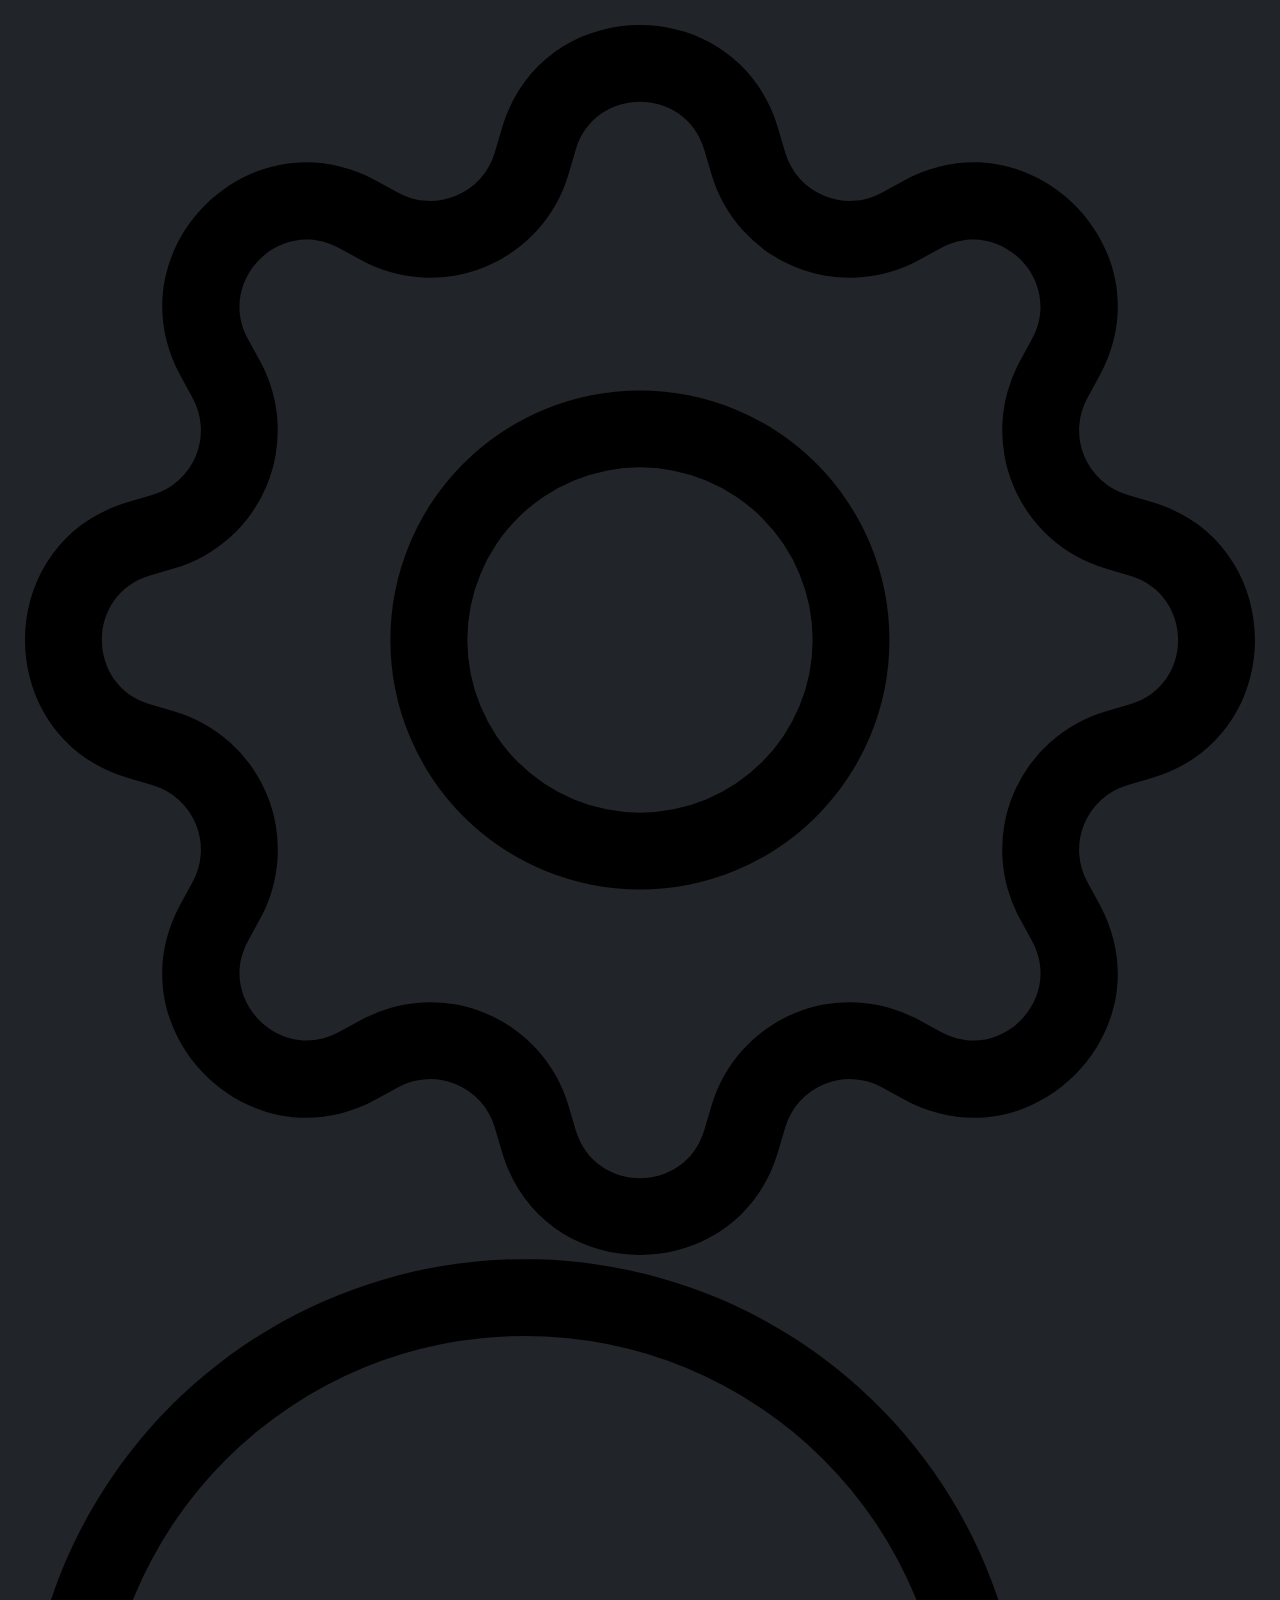
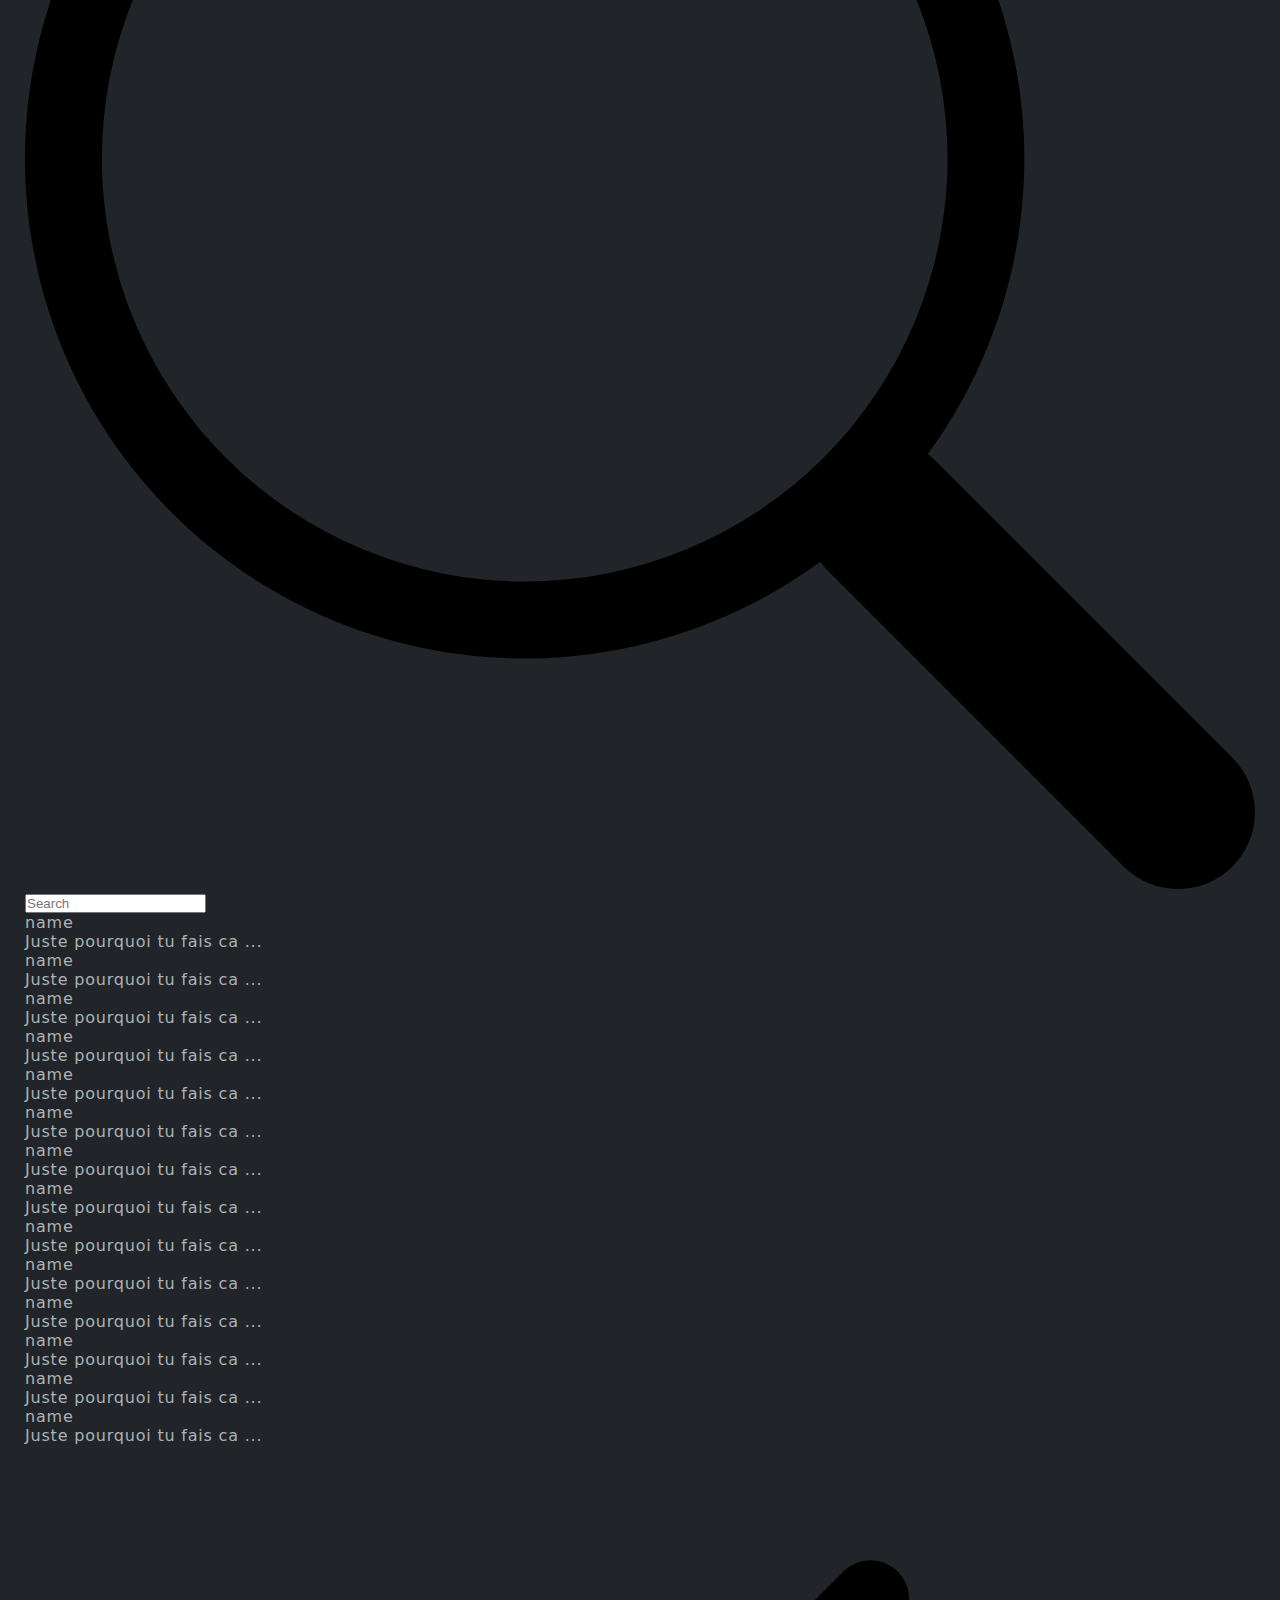
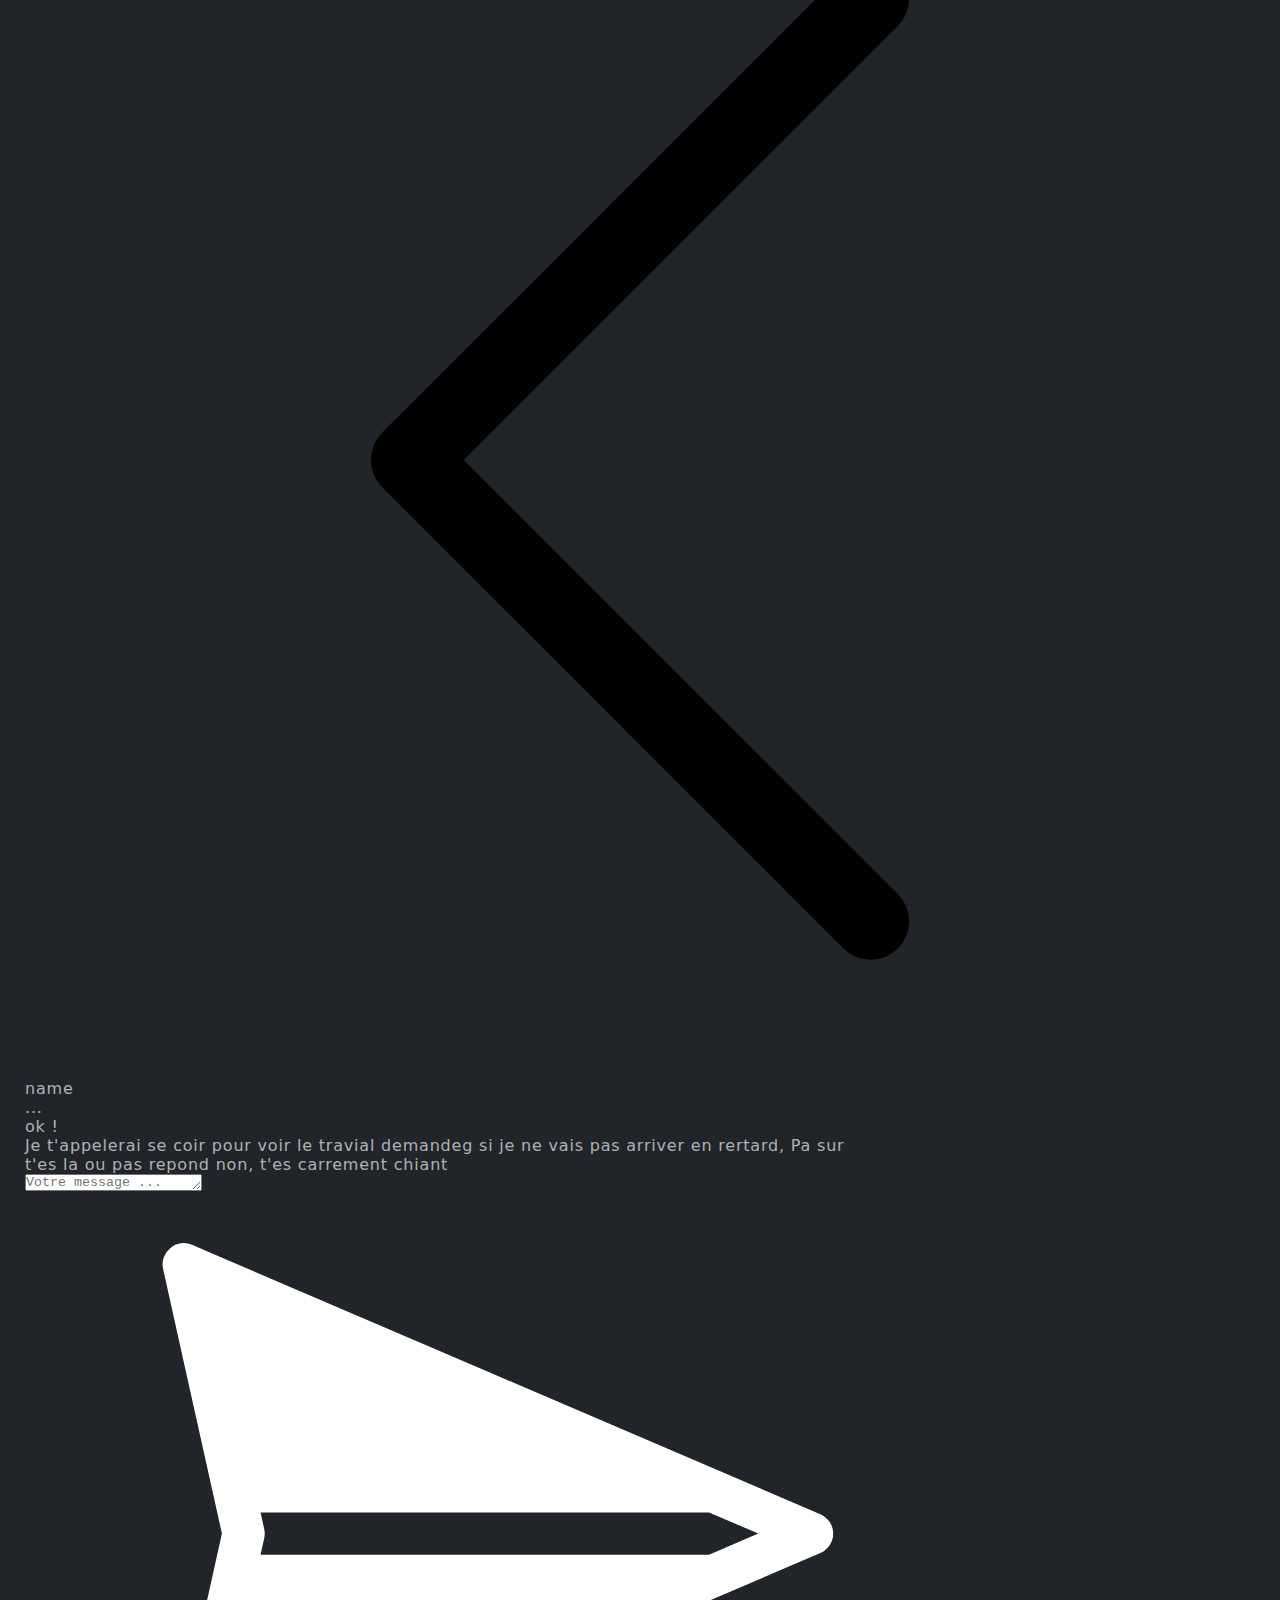
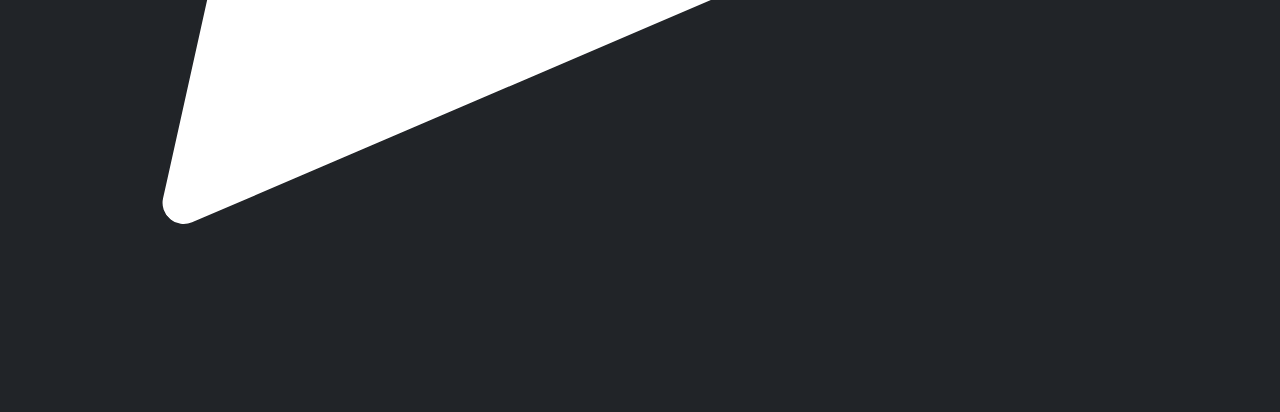
<file: index.html>
<!--
    Description: Gymchat
    Author: Luis DS
    Version: V1, 02.10.2023
-->
<!DOCTYPE html>
<html lang='en'>
    <head>
        <meta charset='UTF-8'>
        <meta http-equiv='X-UA-Compatible' content='IE=edge'>
        <meta name='viewport' content='width=device-width, initial-scale=1.0'>
        <link rel="stylesheet" href="./css/style.css">
        <script src="./js/script.js" defer></script>
        <title>Gymchat</title>
    </head>
    
    <body class="light">

        <!-- Home page of phone device -->
        <section class="home-phone phone light">
            <article class="user-info">
                <div class="logo user-logo"></div>
                <div class="setting"><img src="./img/gear.svg" alt="setting-user" width="100%" height="100%"></div>
            </article>
            <article class="friends">
                <div class="search search-friend">
                    <div class="input-search">
                        <div class="search-icon"><img src="./img/search.svg" alt="search-friend" width="100%" height="100%"></div>
                        <input type="text" name="friend-name" placeholder="Search">
                    </div>
                </div>
                <div class="list-friends">
                    <div class="friend">
                        <div class="info-friend-search">
                            <div class="logo friend-logo"></div>
                            <div class="text-friend">
                                <div class="name-friend">name</div>
                                <div class="last-chat">Juste pourquoi tu fais ca ...</div>
                            </div>
                        </div>
                        <div class="messages"></div>
                    </div>
                    <div class="friend">
                        <div class="info-friend-search">
                            <div class="logo friend-logo"></div>
                            <div class="text-friend">
                                <div class="name-friend">name</div>
                                <div class="last-chat">Juste pourquoi tu fais ca ...</div>
                            </div>
                        </div>
                        <div class="messages"></div>
                    </div>
                    <div class="friend">
                        <div class="info-friend-search">
                            <div class="logo friend-logo"></div>
                            <div class="text-friend">
                                <div class="name-friend">name</div>
                                <div class="last-chat">Juste pourquoi tu fais ca ...</div>
                            </div>
                        </div>
                        <div class="messages"></div>
                    </div>
                    <div class="friend">
                        <div class="info-friend-search">
                            <div class="logo friend-logo"></div>
                            <div class="text-friend">
                                <div class="name-friend">name</div>
                                <div class="last-chat">Juste pourquoi tu fais ca ...</div>
                            </div>
                        </div>
                        <div class="messages"></div>
                    </div>
                    <div class="friend">
                        <div class="info-friend-search">
                            <div class="logo friend-logo"></div>
                            <div class="text-friend">
                                <div class="name-friend">name</div>
                                <div class="last-chat">Juste pourquoi tu fais ca ...</div>
                            </div>
                        </div>
                        <div class="messages"></div>
                    </div>
                    <div class="friend">
                        <div class="info-friend-search">
                            <div class="logo friend-logo"></div>
                            <div class="text-friend">
                                <div class="name-friend">name</div>
                                <div class="last-chat">Juste pourquoi tu fais ca ...</div>
                            </div>
                        </div>
                        <div class="messages"></div>
                    </div>
                    <div class="friend">
                        <div class="info-friend-search">
                            <div class="logo friend-logo"></div>
                            <div class="text-friend">
                                <div class="name-friend">name</div>
                                <div class="last-chat">Juste pourquoi tu fais ca ...</div>
                            </div>
                        </div>
                        <div class="messages"></div>
                    </div>
                    <div class="friend">
                        <div class="info-friend-search">
                            <div class="logo friend-logo"></div>
                            <div class="text-friend">
                                <div class="name-friend">name</div>
                                <div class="last-chat">Juste pourquoi tu fais ca ...</div>
                            </div>
                        </div>
                        <div class="messages"></div>
                    </div>
                    <div class="friend">
                        <div class="info-friend-search">
                            <div class="logo friend-logo"></div>
                            <div class="text-friend">
                                <div class="name-friend">name</div>
                                <div class="last-chat">Juste pourquoi tu fais ca ...</div>
                            </div>
                        </div>
                        <div class="messages"></div>
                    </div>
                    <div class="friend">
                        <div class="info-friend-search">
                            <div class="logo friend-logo"></div>
                            <div class="text-friend">
                                <div class="name-friend">name</div>
                                <div class="last-chat">Juste pourquoi tu fais ca ...</div>
                            </div>
                        </div>
                        <div class="messages"></div>
                    </div>
                    <div class="friend">
                        <div class="info-friend-search">
                            <div class="logo friend-logo"></div>
                            <div class="text-friend">
                                <div class="name-friend">name</div>
                                <div class="last-chat">Juste pourquoi tu fais ca ...</div>
                            </div>
                        </div>
                        <div class="messages"></div>
                    </div>
                    <div class="friend">
                        <div class="info-friend-search">
                            <div class="logo friend-logo"></div>
                            <div class="text-friend">
                                <div class="name-friend">name</div>
                                <div class="last-chat">Juste pourquoi tu fais ca ...</div>
                            </div>
                        </div>
                        <div class="messages"></div>
                    </div>
                    <div class="friend">
                        <div class="info-friend-search">
                            <div class="logo friend-logo"></div>
                            <div class="text-friend">
                                <div class="name-friend">name</div>
                                <div class="last-chat">Juste pourquoi tu fais ca ...</div>
                            </div>
                        </div>
                        <div class="messages"></div>
                    </div>
                    <div class="friend">
                        <div class="info-friend-search">
                            <div class="logo friend-logo"></div>
                            <div class="text-friend">
                                <div class="name-friend">name</div>
                                <div class="last-chat">Juste pourquoi tu fais ca ...</div>
                            </div>
                        </div>
                        <div class="messages"></div>
                    </div>
                </div>
            </article>
        </section>

        <!-- Chat page of phone device -->
        <section class="chat-phone phone light">
            <article class="friend-info">
                <div>
                    <div class="backHome"><img src="./img/chevron-left.svg" alt="back" width="100%" height="100%"></div>
                    <div class="user">
                        <div class="logo user-logo"></div>
                        <div class="friend-name">name</div>
                    </div>
                </div>
                <div class="options">...</div>
            </article>
            <article class="chat">
                <div class="text-chat">                    
                    <div class="history-chat">ok !</div>
                    <div class="history-chat">Je t'appelerai se coir pour voir le travial demandeg si je ne vais pas arriver en rertard, Pa sur</div>
                    <div class="history-chat">t'es la ou pas repond non, t'es carrement chiant</div>
                </div>
                <div class="text-input">
                    <div class="input-chat">
                        <textarea name="input-chat" rows="1" placeholder="Votre message ..."></textarea>
                        <!-- <div class="calendar-logo"><img src="./img/calendar.svg" alt="calendar.logo" width="100%" height="100%"></div>                     -->
                        <div class="send-logo"><img src="./img/send.svg" alt="send.logo" width="55%" height="55%" style="color: #fff; transform: rotate(45deg);"></div>
                    </div>
                </div>
            </article>
        </section>
    </body>
</html>
</file>
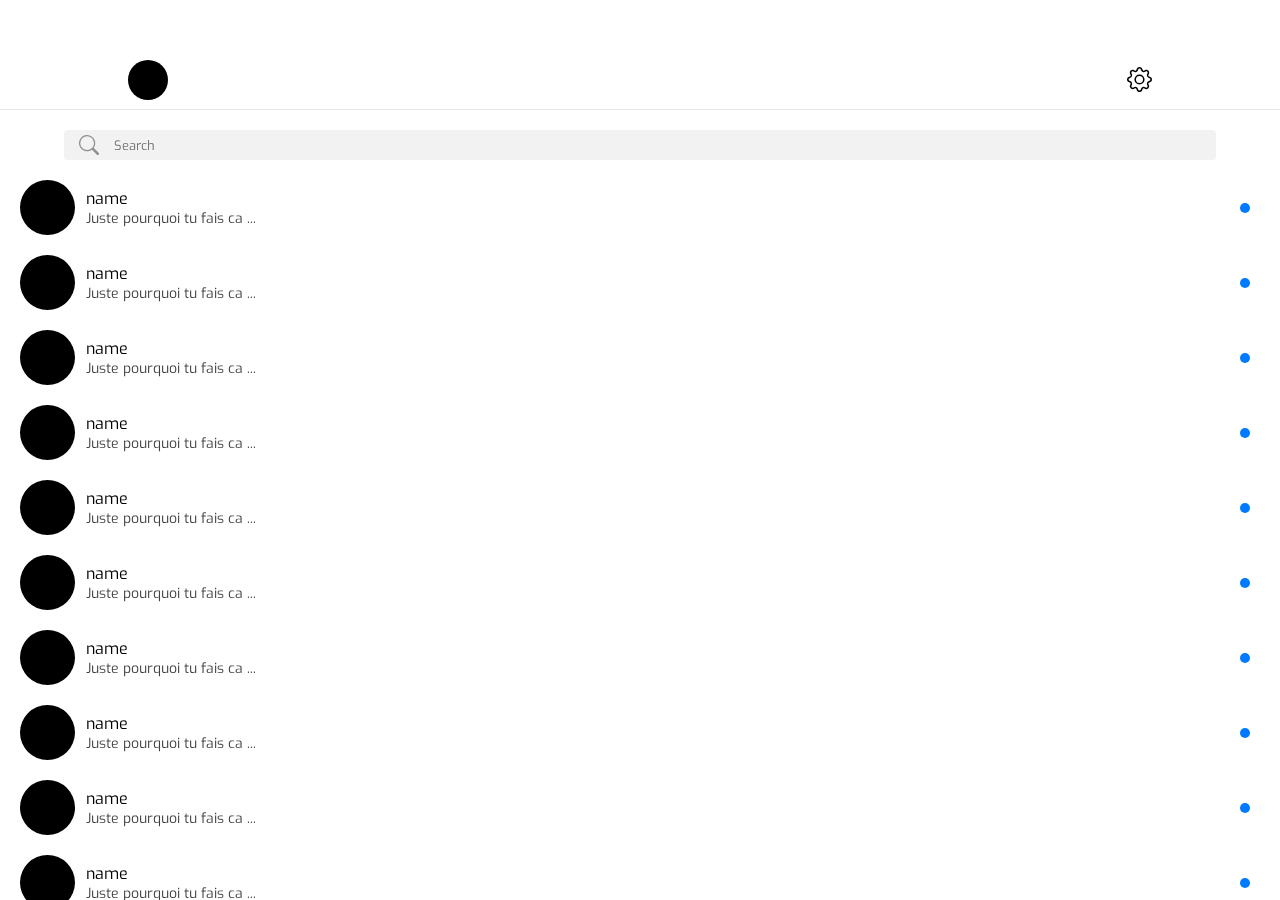
<file: web/index.html>
<!--
    Description: Gymchat
    Author: Luis DS
    Version: V1, 02.10.2023
-->
<!DOCTYPE html>
<html lang='en'>
    <head>
        <meta charset='UTF-8'>
        <meta http-equiv='X-UA-Compatible' content='IE=edge'>
        <meta name='viewport' content='width=device-width, initial-scale=1.0'>
        <link rel="stylesheet" href="./css/style.css">
        <script src="./js/script.js" defer></script>
        <title>Gymchat</title>
    </head>
    
    <body class="light">

        <!-- Home page of phone device -->
        <section class="home-phone phone">
            <article class="user-info">
                <div class="logo user-logo"></div>
                <div class="setting"><img src="./img/gear.svg" alt="setting-user" width="100%" height="100%"></div>
            </article>
            <article class="friends">
                <div class="search search-friend">
                    <div class="input-search">
                        <div class="search-icon"><img src="./img/search.svg" alt="search-friend" width="100%" height="100%"></div>
                        <input type="text" name="friend-name" placeholder="Search">
                    </div>
                </div>
                <div class="list-friends">
                    <div class="friend">
                        <div class="info-friend-search">
                            <div class="logo friend-logo"></div>
                            <div class="text-friend">
                                <div class="name-friend">name</div>
                                <div class="last-chat">Juste pourquoi tu fais ca ...</div>
                            </div>
                        </div>
                        <div class="messages"></div>
                    </div>
                    <div class="friend">
                        <div class="info-friend-search">
                            <div class="logo friend-logo"></div>
                            <div class="text-friend">
                                <div class="name-friend">name</div>
                                <div class="last-chat">Juste pourquoi tu fais ca ...</div>
                            </div>
                        </div>
                        <div class="messages"></div>
                    </div>
                    <div class="friend">
                        <div class="info-friend-search">
                            <div class="logo friend-logo"></div>
                            <div class="text-friend">
                                <div class="name-friend">name</div>
                                <div class="last-chat">Juste pourquoi tu fais ca ...</div>
                            </div>
                        </div>
                        <div class="messages"></div>
                    </div>
                    <div class="friend">
                        <div class="info-friend-search">
                            <div class="logo friend-logo"></div>
                            <div class="text-friend">
                                <div class="name-friend">name</div>
                                <div class="last-chat">Juste pourquoi tu fais ca ...</div>
                            </div>
                        </div>
                        <div class="messages"></div>
                    </div>
                    <div class="friend">
                        <div class="info-friend-search">
                            <div class="logo friend-logo"></div>
                            <div class="text-friend">
                                <div class="name-friend">name</div>
                                <div class="last-chat">Juste pourquoi tu fais ca ...</div>
                            </div>
                        </div>
                        <div class="messages"></div>
                    </div>
                    <div class="friend">
                        <div class="info-friend-search">
                            <div class="logo friend-logo"></div>
                            <div class="text-friend">
                                <div class="name-friend">name</div>
                                <div class="last-chat">Juste pourquoi tu fais ca ...</div>
                            </div>
                        </div>
                        <div class="messages"></div>
                    </div>
                    <div class="friend">
                        <div class="info-friend-search">
                            <div class="logo friend-logo"></div>
                            <div class="text-friend">
                                <div class="name-friend">name</div>
                                <div class="last-chat">Juste pourquoi tu fais ca ...</div>
                            </div>
                        </div>
                        <div class="messages"></div>
                    </div>
                    <div class="friend">
                        <div class="info-friend-search">
                            <div class="logo friend-logo"></div>
                            <div class="text-friend">
                                <div class="name-friend">name</div>
                                <div class="last-chat">Juste pourquoi tu fais ca ...</div>
                            </div>
                        </div>
                        <div class="messages"></div>
                    </div>
                    <div class="friend">
                        <div class="info-friend-search">
                            <div class="logo friend-logo"></div>
                            <div class="text-friend">
                                <div class="name-friend">name</div>
                                <div class="last-chat">Juste pourquoi tu fais ca ...</div>
                            </div>
                        </div>
                        <div class="messages"></div>
                    </div>
                    <div class="friend">
                        <div class="info-friend-search">
                            <div class="logo friend-logo"></div>
                            <div class="text-friend">
                                <div class="name-friend">name</div>
                                <div class="last-chat">Juste pourquoi tu fais ca ...</div>
                            </div>
                        </div>
                        <div class="messages"></div>
                    </div>
                    <div class="friend">
                        <div class="info-friend-search">
                            <div class="logo friend-logo"></div>
                            <div class="text-friend">
                                <div class="name-friend">name</div>
                                <div class="last-chat">Juste pourquoi tu fais ca ...</div>
                            </div>
                        </div>
                        <div class="messages"></div>
                    </div>
                    <div class="friend">
                        <div class="info-friend-search">
                            <div class="logo friend-logo"></div>
                            <div class="text-friend">
                                <div class="name-friend">name</div>
                                <div class="last-chat">Juste pourquoi tu fais ca ...</div>
                            </div>
                        </div>
                        <div class="messages"></div>
                    </div>
                    <div class="friend">
                        <div class="info-friend-search">
                            <div class="logo friend-logo"></div>
                            <div class="text-friend">
                                <div class="name-friend">name</div>
                                <div class="last-chat">Juste pourquoi tu fais ca ...</div>
                            </div>
                        </div>
                        <div class="messages"></div>
                    </div>
                    <div class="friend">
                        <div class="info-friend-search">
                            <div class="logo friend-logo"></div>
                            <div class="text-friend">
                                <div class="name-friend">name</div>
                                <div class="last-chat">Juste pourquoi tu fais ca ...</div>
                            </div>
                        </div>
                        <div class="messages"></div>
                    </div>
                </div>
            </article>
        </section>

        <!-- Chat page of phone device -->
        <section class="chat-phone phone">
            <article class="friend-info">
                <div>
                    <div class="backHome"><img src="./img/chevron-left.svg" alt="back" width="100%" height="100%"></div>
                    <div class="user">
                        <div class="logo user-logo"></div>
                        <div class="friend-name">name</div>
                    </div>
                </div>
                <div class="options">...</div>
            </article>
            <article class="chat">
                <div class="text-chat">                    
                    <div class="history-chat">ok !</div>
                    <div class="history-chat">Je t'appelerai se coir pour voir le travial demandeg si je ne vais pas arriver en rertard, Pa sur</div>
                    <div class="history-chat">t'es la ou pas repond non, t'es carrement chiant</div>
                </div>
                <div class="text-input">
                    <div class="input-chat">
                        <textarea name="input-chat" rows="1" placeholder="Votre message ..."></textarea>
                        <!-- <div class="calendar-logo"><img src="./img/calendar.svg" alt="calendar.logo" width="100%" height="100%"></div>                     -->
                        <div class="send-logo"><img src="./img/send.svg" alt="send.logo" width="55%" height="55%" style="color: #fff; transform: rotate(45deg);"></div>
                    </div>
                </div>
            </article>
        </section>
    </body>
</html>
</file>
<file: css/style.css>
html * {
    margin: 0;
    padding: 0;
    box-sizing: border-box;
}

body {
    padding: 25px;
    width: 100vw;
    min-height: 100vh;
    background-color: #212428;
    color: rgba(222,226,230,0.75);
    font-family: system-ui, -apple-system, "Segoe UI", Roboto, "Helvetica Neue", "Noto Sans", "Liberation Sans", Arial, sans-serif, "Apple Color Emoji", "Segoe UI Emoji", "Segoe UI Symbol", "Noto Color Emoji";
    letter-spacing: .8px;
}

.icons {
    width: 100%;
    display: flex;   
    flex-direction: row;				
    flex-wrap: wrap;    
    gap: 20px;
}

li {
    width: 100px;
    height: 100px;
    display: flex;
    flex-direction: column;
    align-items: center;
    gap: 5px;	
    cursor: pointer;
}

li:hover {
    color: #6ea8fe;
}

.icon {
    border-radius: 10px;
    background-color: #343a40;
    width: 100%;
    height: 75%;
    display: flex;
    justify-content: center;
    align-items: center;
    color: #fffefe;
    transition: all .2s ease-in;
}

.icon:hover {
    box-shadow: rgba(99, 99, 99, 0.2) 0px 2px 8px 0px;
    color: #6ea8fe;
}

.text {
    font-size: .8rem;
}

.copy {
    width: fit-content;
    opacity: 1;
    position: absolute;
    bottom: 20px;
    right: -110px;
    background-color: rgb(53, 57, 59);
    padding: 10px 20px;
    border-radius: 5px;
    display: none;
    align-items: center;
    justify-content: center;
    gap: 5px;
    letter-spacing: 1px;
    transition: all .2s ease-in;
}
</file>
<file: web/css/style.css>
@import url('https://fonts.googleapis.com/css2?family=Exo:wght@600&display=swap');

html * {
    margin: 0;
    padding: 0;
    box-sizing: border-box;
    font-family: 'Exo', sans-serif;
}

:root {
    --main-light-bg-color: #FFF;
    --sec-light-bg-color: #E2E2E2;
    --main-dark-bg-color: #000;
    /* --sec-dark-bg-color: #E2E2E2; */

    --main-light-color: #000;
    --main-dark-color: #FFF;

    --notification-color: #007aff;
}

.light {
    background-color: var(--main-light-bg-color);
    color: var(--main-light-color);
}

.dark {
    background-color: var(--main-dark-bg-color);
    color: var(--main-dark-color);
}

body {
    width: 100vw;
    height: 100vh;
    overflow: hidden;
}

section {
    width: 100%;
    height: 100%;
    transition: left .2s linear;
}

.phone {
    display: flex;
    flex-direction: column;
    margin-top: 50px;
}

.home-phone {
    position: fixed;
    top: 0;
    left: 0;
}

.chat-phone {
    position: fixed;
    top: 0;
    left: 100%;
}

.user-info, .friend-info {
    width: 100%;
    height: 60px;
    border-bottom: 1px solid rgba(0, 0, 0, .1);
    display: flex;
    flex-direction: row;
    justify-content: space-between;
    align-items: center;
    padding: 0 10% 0 10%;
}

.user-logo {
    width: 40px;
    height: 40px;
    border-radius: 50%;
    background-color: var(--main-light-color);
}

.setting {
    width: 25px;
    height: 25px;
}

.friends {
    width: 100%;
    height: calc(100% - 60px - 5%);
    display: flex;
    flex-direction: column;
    padding: 10px 0;
    overflow-y: scroll;
}

.search-friend {
    width: 100%;
    height: 60px;
    display: flex;
    justify-content: center;
    align-items: center;
}

.search-friend .input-search {
    width: 90%;
    height: 60%;
    border-radius: 4px;
    background-color: rgba(0, 0, 0, .05);
    display: flex;
    flex-direction: row;
    align-items: center;
    padding: 15px;
    gap: 15px;
}

.search-friend .search-icon {
    width: 20px;
    height: 20px;
    opacity: .4;
}

.search-friend input {
    border: none;
    outline: none;
    resize: none;
    background-color: transparent;
    font-size: 13px;
}

.list-friends {
    width: 100%;
    height: fit-content;
    display: flex;
    flex-direction: column;
}

.list-friends .friend {
    width: 100%;
    display: flex;
    flex-direction: row;
    justify-content: space-between;
    align-items: center;
    padding: 10px 20px;
}

.friend .info-friend-search {
    display: flex;
    flex-direction: row;   
    align-items: center;
    gap: 11px;
}

.friend .friend-logo {
    width: 55px;
    height: 55px;
    border-radius: 50%;
    background-color: var(--main-light-color);
}

.friend .text-friend {
    display: flex;
    flex-direction: column;
}

.friend .text-friend .name-friend {
    font-size: 16px;
}

.friend .text-friend .last-chat {
    font-size: 14px;
    opacity: .75;
}

.friend .messages {
    width: 10px;
    height: 10px;
    border-radius: 50%;
    background-color: var(--notification-color);
    margin: 10px;
}

.friend-info .back {
    width: 20px;
    height: 20px;
}

.friend-info>div {
    display: flex;
    flex-direction: row;
    align-items: center;
    gap: 35px;
}

.friend-info .user {
    display: flex;
    flex-direction: row;
    align-items: center;
    gap: 10px;
}


.friend-info .options {
    font-size: 24px;
    transform: rotate(90deg);
}

.chat {
    width: 100%;
    height: calc(100% - 60px - 5%);
    position: relative;
    display: flex;
    flex-direction: column;
    justify-content: space-between;
}

.text-chat {
    width: 100%;
    /* height: ; */
    background-color: var(--notification-color);
    overflow: scroll;
}

.text-input {
    width: 100%;
    height: 40px;
    height: max-content;
    display: flex;
    align-items: center;
    justify-content: center;
    position: absolute;
    left: 0;
    bottom: 30px;
}

.input-chat {
    width: 90%;    
    border: 1px solid rgba(0, 0, 0, .2);
    border-radius: 25px;
    display: flex;
    flex-direction: row;
    justify-content: space-between;
    align-items: end;
    gap: 10px;
    padding: 10px 15px;
}

.input-chat>div:nth-child(1) {
    display: flex;
    align-items: center;
}

.input-chat textarea {
    width: 100%;
    /* height: calc(150px - 40px); */
    border: none;
    outline: none;
    resize: none;
    background-color: transparent;
    font-size: 17px;
    overflow: auto;
}

.input-chat textarea::-webkit-scrollbar {
    display: none;
}

.input-chat .calendar-logo {
    width: 20px;
    height: 20px;
}

.input-chat .send-logo {
    width: 40px;
    height: 25px;
    display: flex;
    align-items: center;
    justify-content: center;
    background-color: var(--notification-color);
    border-radius: 20px;
}
</file>
